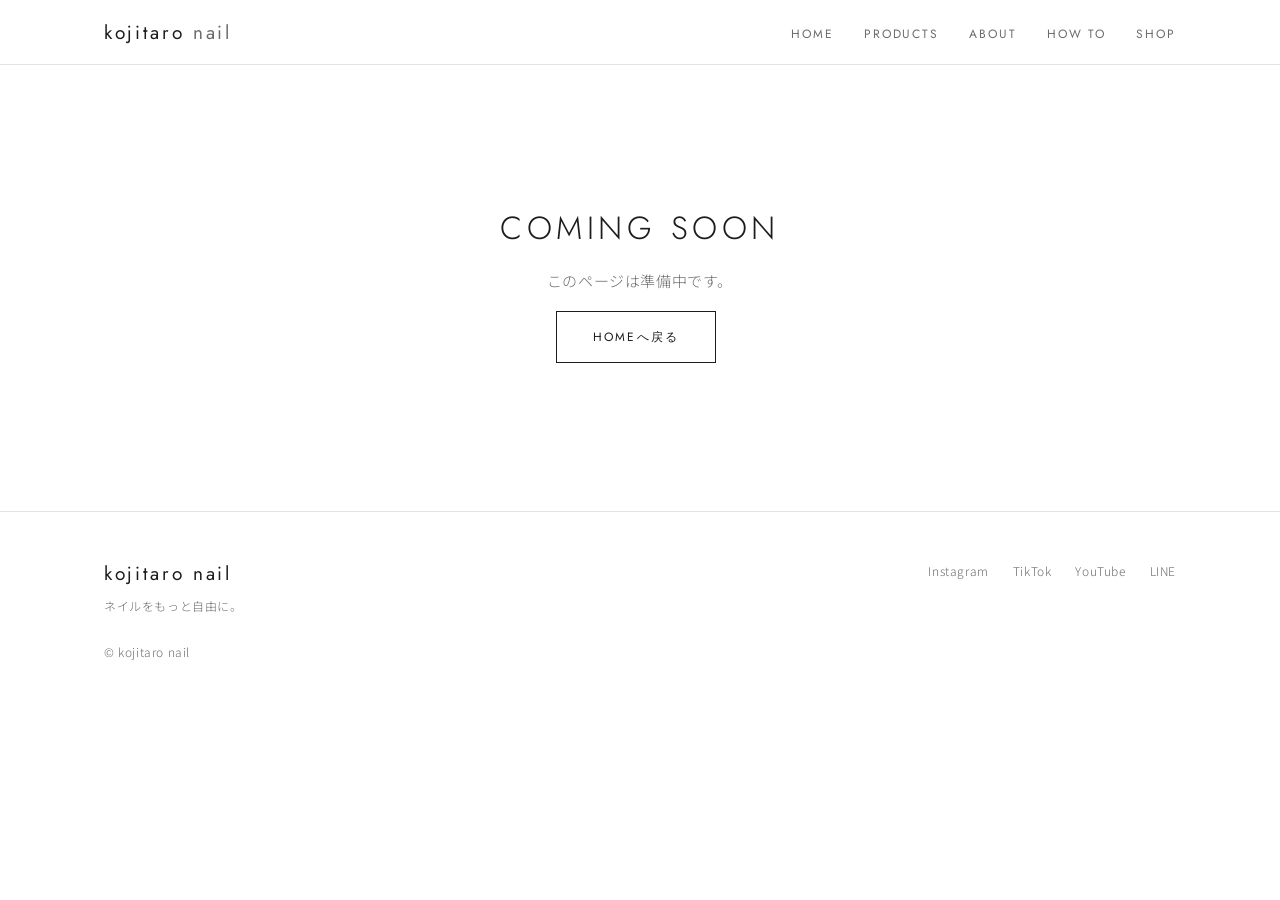
<file: coming-soon.html>
<!DOCTYPE html>
<html lang="ja"><head>
<title>準備中｜kojitaro nail</title>
<meta name="robots" content="noindex">
<meta charset="utf-8">
<meta name="viewport" content="width=device-width, initial-scale=1, viewport-fit=cover">
<meta name="theme-color" content="#ffffff">
<meta property="og:type" content="website">
<meta property="og:site_name" content="kojitaro nail">
<meta property="og:image" content="ogp.jpg">
<meta name="twitter:card" content="summary_large_image">
<link rel="preconnect" href="https://fonts.googleapis.com">
<link rel="stylesheet" href="https://fonts.googleapis.com/css2?family=Jost:wght@300;400;500&family=Noto+Sans+JP:wght@300;400;500&display=swap">
<link rel="stylesheet" href="style.css">
</head><body data-page="soon">
<header id="site-header"></header>
<main class="soon"><h1 id="soon-t">COMING SOON</h1><p class="muted">このページは準備中です。</p><a class="btn ghost" href="index.html">HOMEへ戻る</a></main>
<footer id="site-footer"></footer>
<script src="data.js"></script>
<script src="main.js"></script>
</body></html>
</file>
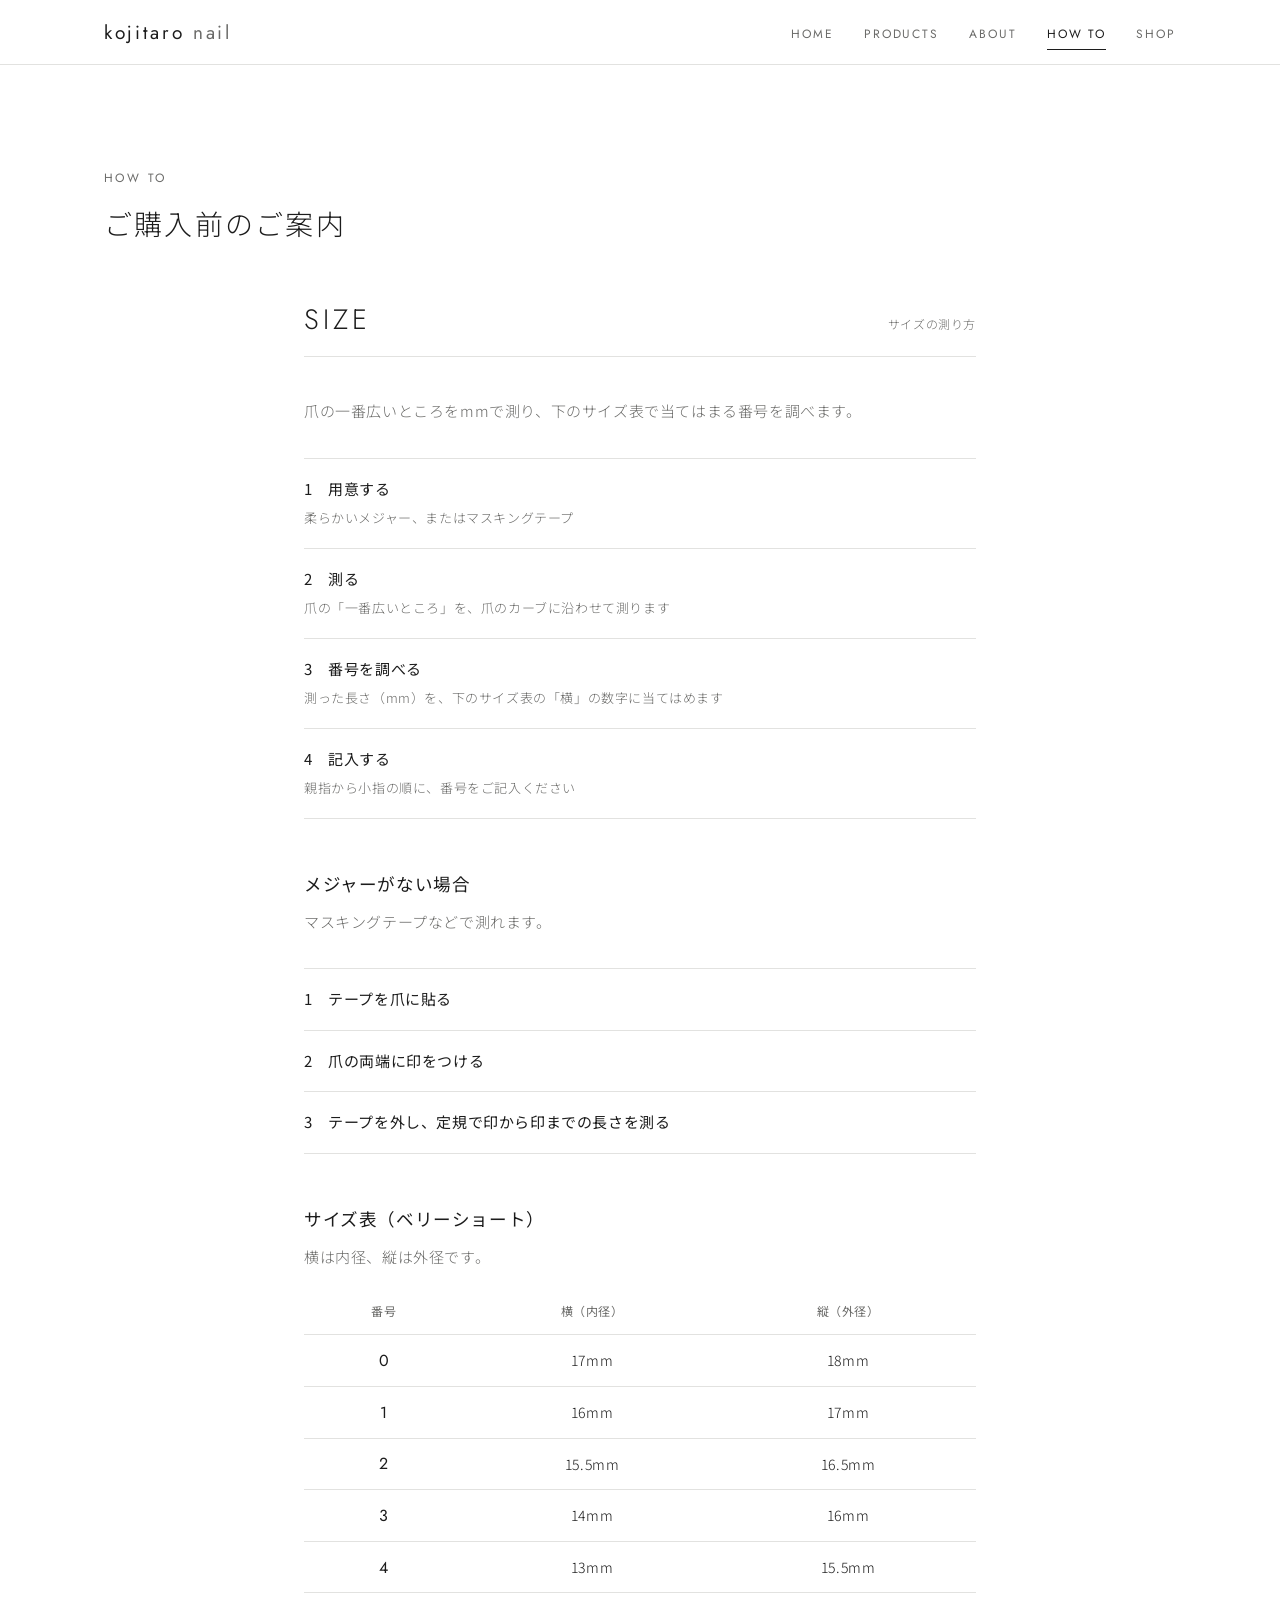
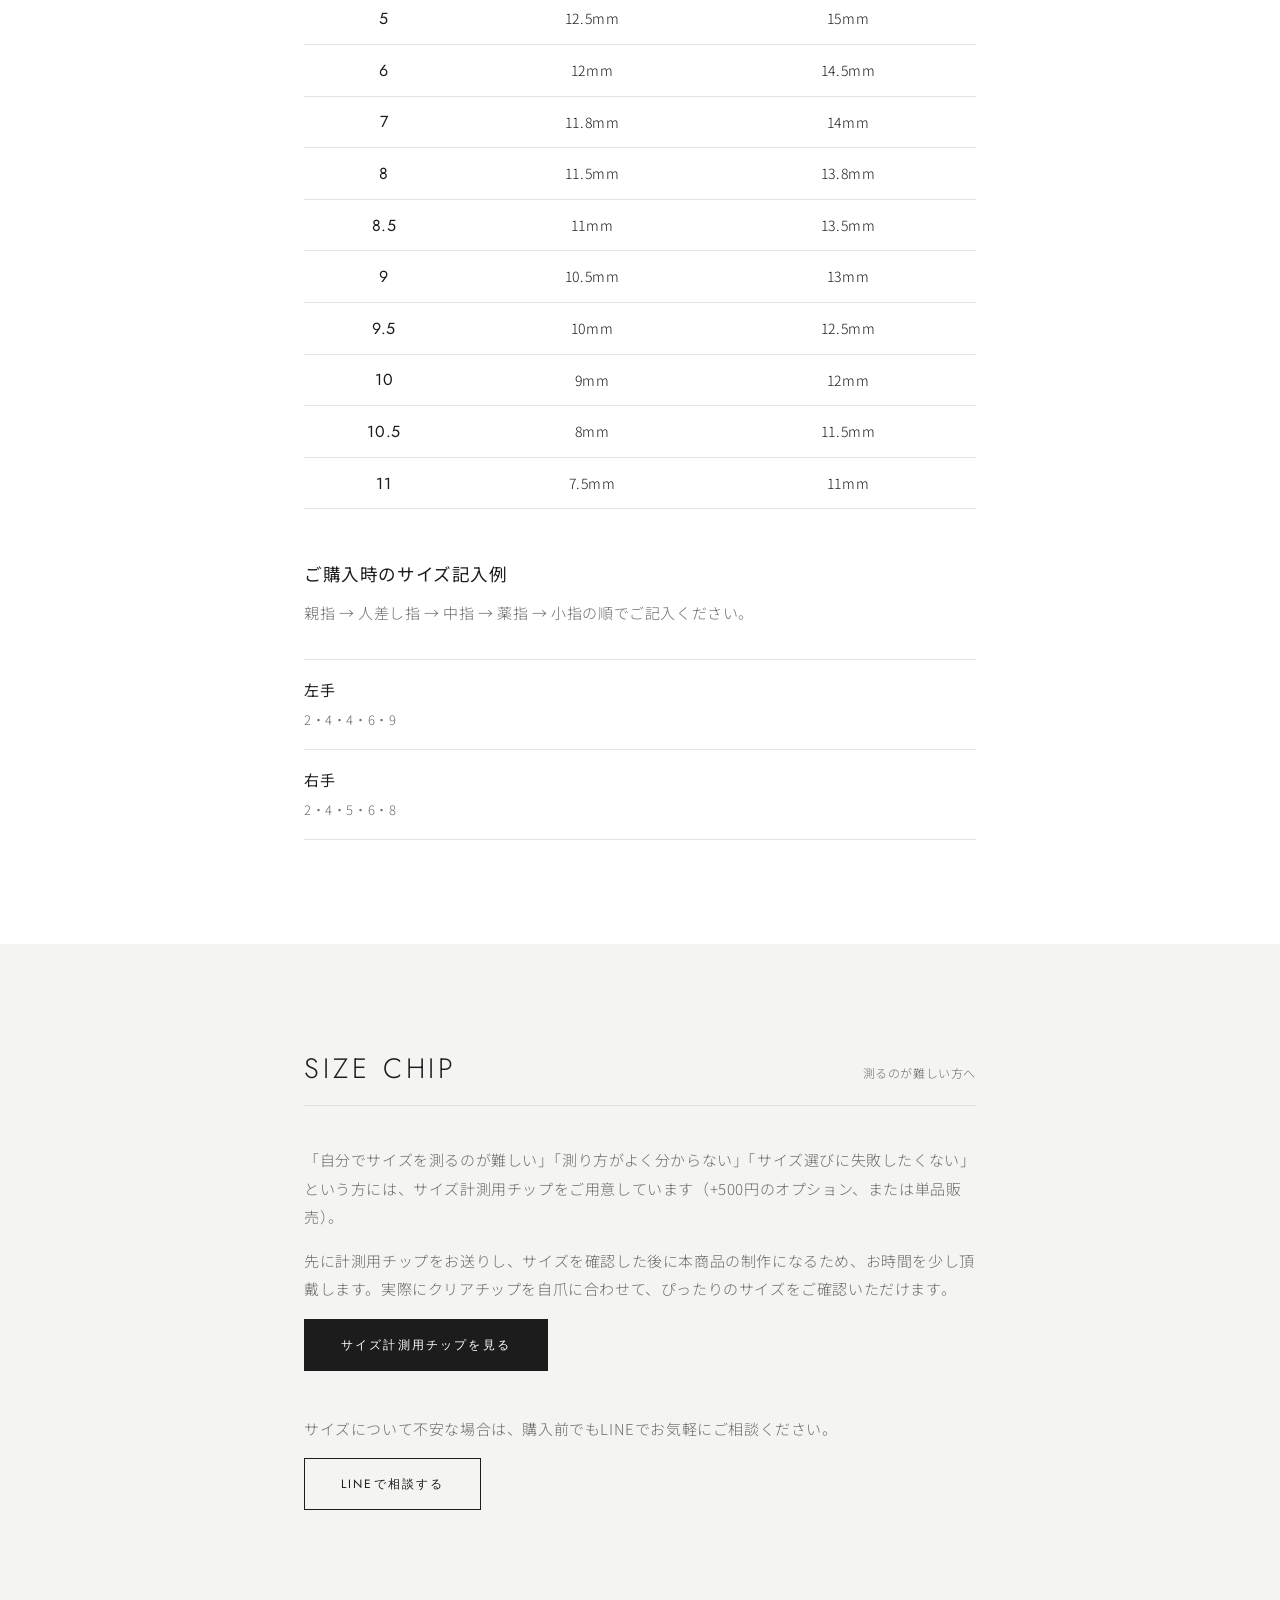
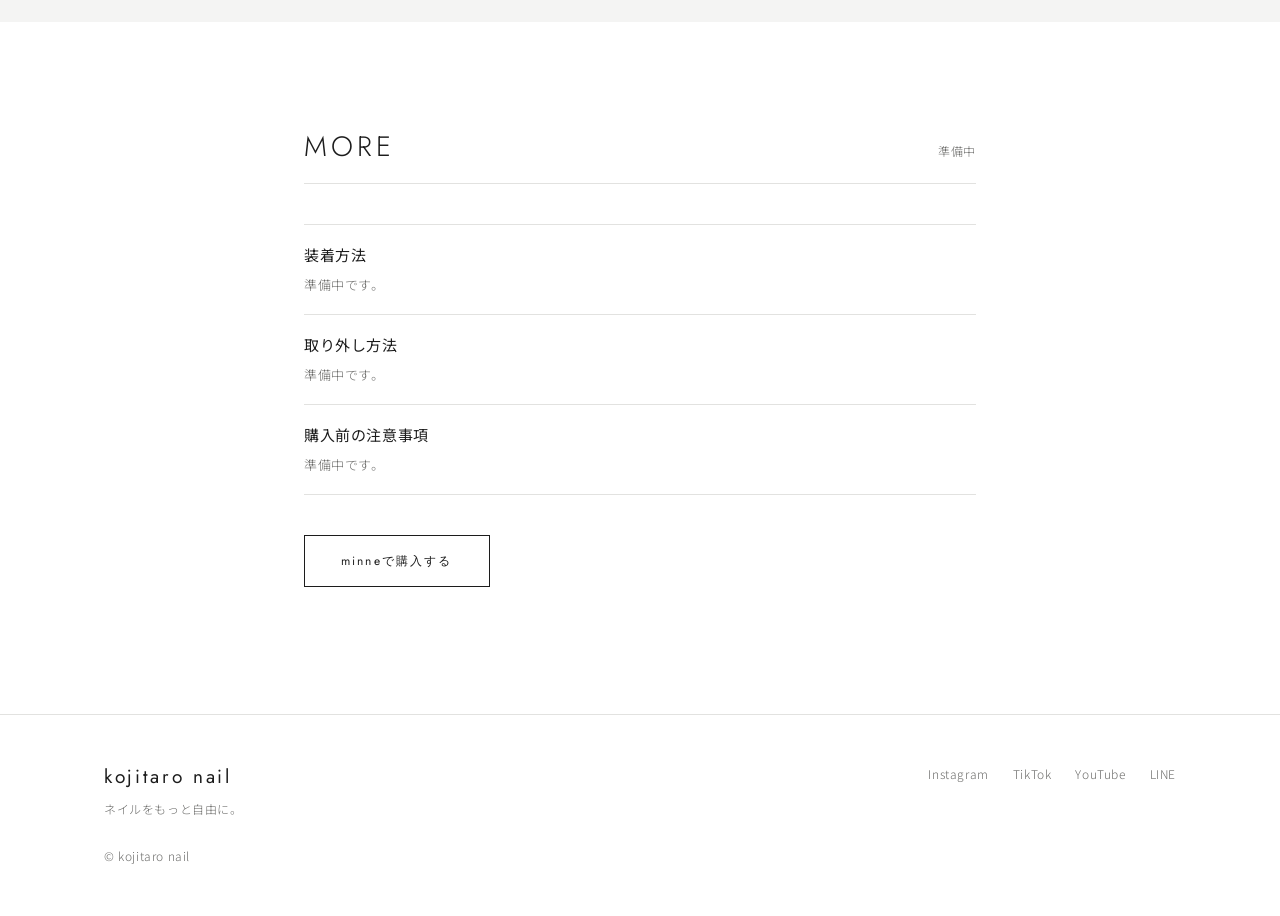
<file: howto.html>
<!DOCTYPE html>
<html lang="ja"><head>
<title>HOW TO｜サイズの測り方｜kojitaro nail</title>
<meta name="description" content="kojitaro nailのネイルチップのサイズの測り方、サイズ表、サイズ計測用チップのご案内です。">
<meta property="og:title" content="HOW TO｜kojitaro nail">
<meta property="og:description" content="ネイルチップのサイズの測り方とサイズ表">
<meta charset="utf-8">
<meta name="viewport" content="width=device-width, initial-scale=1, viewport-fit=cover">
<meta name="theme-color" content="#ffffff">
<meta property="og:type" content="website">
<meta property="og:site_name" content="kojitaro nail">
<meta property="og:image" content="ogp.jpg">
<meta name="twitter:card" content="summary_large_image">
<link rel="preconnect" href="https://fonts.googleapis.com">
<link rel="stylesheet" href="https://fonts.googleapis.com/css2?family=Jost:wght@300;400;500&family=Noto+Sans+JP:wght@300;400;500&display=swap">
<link rel="stylesheet" href="style.css">
<style>
.tbl{width:100%;border-collapse:collapse;font-size:14px;text-align:center}
.tbl th,.tbl td{padding:12px 8px;border-bottom:1px solid var(--line)}
.tbl th{font-weight:400;color:var(--sub);font-size:12px}
.tbl td:first-child{font:400 16px var(--fl)}
</style>
</head><body data-page="howto">
<header id="site-header"></header>
<main>
<section style="padding-bottom:24px"><div class="wrap">
  <p class="muted" style="font:400 12px var(--fl);letter-spacing:.2em;margin:0 0 8px">HOW TO</p>
  <h1 class="lead" style="margin:0">ご購入前のご案内</h1>
</div></section>

<section style="padding-top:24px"><div class="wrap" style="max-width:720px">
  <div class="sh"><h2>SIZE</h2><small>サイズの測り方</small></div>
  <p class="muted">爪の一番広いところをmmで測り、下のサイズ表で当てはまる番号を調べます。</p>
  <ul class="points">
    <li><b>1　用意する</b><span>柔らかいメジャー、またはマスキングテープ</span></li>
    <li><b>2　測る</b><span>爪の「一番広いところ」を、爪のカーブに沿わせて測ります</span></li>
    <li><b>3　番号を調べる</b><span>測った長さ（mm）を、下のサイズ表の「横」の数字に当てはめます</span></li>
    <li><b>4　記入する</b><span>親指から小指の順に、番号をご記入ください</span></li>
  </ul>

  <h3 style="font-weight:400;margin:48px 0 8px">メジャーがない場合</h3>
  <p class="muted" style="margin:0">マスキングテープなどで測れます。</p>
  <ul class="points">
    <li><b>1　テープを爪に貼る</b></li>
    <li><b>2　爪の両端に印をつける</b></li>
    <li><b>3　テープを外し、定規で印から印までの長さを測る</b></li>
  </ul>

  <h3 style="font-weight:400;margin:48px 0 8px">サイズ表（ベリーショート）</h3>
  <p class="muted" style="margin:0 0 16px">横は内径、縦は外径です。</p>
  <table class="tbl">
    <thead><tr><th>番号</th><th>横（内径）</th><th>縦（外径）</th></tr></thead>
    <tbody>
      <tr><td>0</td><td>17mm</td><td>18mm</td></tr>
      <tr><td>1</td><td>16mm</td><td>17mm</td></tr>
      <tr><td>2</td><td>15.5mm</td><td>16.5mm</td></tr>
      <tr><td>3</td><td>14mm</td><td>16mm</td></tr>
      <tr><td>4</td><td>13mm</td><td>15.5mm</td></tr>
      <tr><td>5</td><td>12.5mm</td><td>15mm</td></tr>
      <tr><td>6</td><td>12mm</td><td>14.5mm</td></tr>
      <tr><td>7</td><td>11.8mm</td><td>14mm</td></tr>
      <tr><td>8</td><td>11.5mm</td><td>13.8mm</td></tr>
      <tr><td>8.5</td><td>11mm</td><td>13.5mm</td></tr>
      <tr><td>9</td><td>10.5mm</td><td>13mm</td></tr>
      <tr><td>9.5</td><td>10mm</td><td>12.5mm</td></tr>
      <tr><td>10</td><td>9mm</td><td>12mm</td></tr>
      <tr><td>10.5</td><td>8mm</td><td>11.5mm</td></tr>
      <tr><td>11</td><td>7.5mm</td><td>11mm</td></tr>
    </tbody>
  </table>

  <h3 style="font-weight:400;margin:48px 0 8px">ご購入時のサイズ記入例</h3>
  <p class="muted" style="margin:0">親指 → 人差し指 → 中指 → 薬指 → 小指の順でご記入ください。</p>
  <ul class="points">
    <li><b>左手</b><span>2・4・4・6・9</span></li>
    <li><b>右手</b><span>2・4・5・6・8</span></li>
  </ul>
</div></section>

<section class="band"><div class="wrap" style="max-width:720px">
  <div class="sh"><h2>SIZE CHIP</h2><small>測るのが難しい方へ</small></div>
  <p class="muted">「自分でサイズを測るのが難しい」「測り方がよく分からない」「サイズ選びに失敗したくない」という方には、サイズ計測用チップをご用意しています（+500円のオプション、または単品販売）。</p>
  <p class="muted">先に計測用チップをお送りし、サイズを確認した後に本商品の制作になるため、お時間を少し頂戴します。実際にクリアチップを自爪に合わせて、ぴったりのサイズをご確認いただけます。</p>
  <p style="margin-bottom:0"><a class="btn" href="https://minne.com/items/46163507" target="_blank" rel="noopener">サイズ計測用チップを見る</a></p>
  <p class="muted" style="margin-top:36px">サイズについて不安な場合は、購入前でもLINEでお気軽にご相談ください。</p>
  <a class="btn ghost" data-line>LINEで相談する</a>
</div></section>

<section><div class="wrap" style="max-width:720px">
  <div class="sh"><h2>MORE</h2><small>準備中</small></div>
  <ul class="points" style="margin-top:0">
    <li><b>装着方法</b><span>準備中です。</span></li>
    <li><b>取り外し方法</b><span>準備中です。</span></li>
    <li><b>購入前の注意事項</b><span>準備中です。</span></li>
  </ul>
  <p style="margin-top:40px"><a class="btn ghost" data-minne>minneで購入する</a></p>
</div></section>
</main>
<footer id="site-footer"></footer>
<script src="data.js"></script>
<script src="main.js"></script>
<script>
document.querySelectorAll("[data-line]").forEach(function(a){a.href=KN.line;a.target="_blank";a.rel="noopener";});
</script>
</body></html>
</file>
<file: style.css>
:root{--bg:#fff;--bg2:#f4f4f3;--line:#e2e2e0;--ink:#1c1c1c;--sub:#6b6b69;--ph:#e9e9e7;
--ff:"Noto Sans JP","Hiragino Sans","Yu Gothic",sans-serif;--fl:"Jost","Helvetica Neue",Arial,sans-serif;
box-sizing:border-box;padding-top:env(safe-area-inset-top,0px);padding-bottom:env(safe-area-inset-bottom,0px)}
@media (prefers-color-scheme:dark){:root{--bg:#141414;--bg2:#1d1d1c;--line:#333;--ink:#f1f1ef;--sub:#a3a3a0;--ph:#262625}}
*,*::before,*::after{box-sizing:border-box}
html{scroll-padding-top:72px}
body{margin:0;background:var(--bg);color:var(--ink);font:300 15px/1.9 var(--ff);letter-spacing:.04em;-webkit-font-smoothing:antialiased}
body::before{content:"";position:fixed;inset:0 0 auto;height:env(safe-area-inset-top,0px);background:var(--bg);z-index:30}
img{max-width:100%;display:block}a{color:inherit;text-decoration:none}
:focus-visible{outline:2px solid var(--ink);outline-offset:3px}
.wrap{max-width:1120px;margin:0 auto;padding:0 24px}
.muted{color:var(--sub)}.band{background:var(--bg2)}
header{position:sticky;top:env(safe-area-inset-top,0px);z-index:20;background:var(--bg);border-bottom:1px solid var(--line)}
.bar{display:flex;align-items:center;justify-content:space-between;height:64px;position:relative}
.logo{font:400 19px var(--fl);letter-spacing:.14em}.logo span{color:var(--sub)}
.bar-r{display:flex;align-items:center;gap:6px}
.mini{display:none;font:400 11px var(--fl);letter-spacing:.12em;border:1px solid var(--ink);padding:7px 14px}
nav ul{list-style:none;display:flex;gap:30px;margin:0;padding:0}
nav a{font:400 12px var(--fl);letter-spacing:.16em;color:var(--sub);padding:6px 0;border-bottom:1px solid transparent;transition:color .2s,border-color .2s}
nav a:hover,nav a[aria-current="page"]{color:var(--ink);border-color:var(--ink)}
.menu-btn{display:none;background:none;border:0;width:44px;height:44px;cursor:pointer;color:var(--ink)}
.menu-btn i{display:block;width:20px;height:1px;background:currentColor;margin:6px auto;transition:transform .25s,opacity .25s}
.menu-btn[aria-expanded="true"] i:nth-child(1){transform:translateY(7px) rotate(45deg)}
.menu-btn[aria-expanded="true"] i:nth-child(2){opacity:0}
.menu-btn[aria-expanded="true"] i:nth-child(3){transform:translateY(-7px) rotate(-45deg)}
@media (max-width:760px){.menu-btn,.mini{display:block}
nav{position:absolute;left:0;right:0;top:64px;background:var(--bg);border-bottom:1px solid var(--line);display:none}
nav.open{display:block}nav ul{flex-direction:column;gap:0;padding:8px 24px 16px}
nav a{display:block;padding:14px 0;font-size:13px;border:0;border-bottom:1px solid var(--line)}}
.hero{display:grid;grid-template-columns:1.1fr .9fr;min-height:min(78vh,720px);background:var(--bg2)}
.hero-copy{display:flex;flex-direction:column;justify-content:center;padding:72px 24px 72px max(24px,calc((100vw - 1120px)/2 + 24px))}
.hero h1{font:300 clamp(34px,5.4vw,64px)/1.35 var(--ff);letter-spacing:.08em;margin:0 0 28px}
.hero p{color:var(--sub);max-width:30em;margin:0 0 40px}
.hero-img{position:relative;min-height:320px}
@media (max-width:760px){.hero{grid-template-columns:1fr}.hero-img{order:-1;min-height:60vw}.hero-copy{padding:44px 24px 56px}}
.btn{display:inline-block;font:400 12px var(--fl);letter-spacing:.18em;padding:16px 36px;border:1px solid var(--ink);background:var(--ink);color:var(--bg);transition:background .2s,color .2s;margin:0 8px 8px 0}
.btn:hover{background:transparent;color:var(--ink)}
.btn.ghost{background:transparent;color:var(--ink)}.btn.ghost:hover{background:var(--ink);color:var(--bg)}
section{padding:104px 0}@media (max-width:760px){section{padding:64px 0}}
.sh{display:flex;align-items:baseline;justify-content:space-between;gap:16px;margin-bottom:40px;border-bottom:1px solid var(--line);padding-bottom:16px}
.sh h2{font:300 28px var(--fl);letter-spacing:.14em;margin:0}.sh small{color:var(--sub);font-size:12px}
.lead{font:300 clamp(20px,2.6vw,28px)/2 var(--ff);letter-spacing:.08em;margin:0 0 24px}
.two{display:grid;grid-template-columns:1fr 1fr;gap:64px;align-items:start}
@media (max-width:760px){.two{grid-template-columns:1fr;gap:28px}}
.points{list-style:none;margin:32px 0 0;padding:0;border-top:1px solid var(--line)}
.points li{padding:16px 0;border-bottom:1px solid var(--line)}.points b{font-weight:400;display:block}
.points span{color:var(--sub);font-size:13px}
.grid{display:grid;grid-template-columns:repeat(3,1fr);gap:48px 28px}
@media (max-width:900px){.grid{grid-template-columns:repeat(2,1fr);gap:36px 14px}}
.card .ph{display:block;aspect-ratio:4/5;position:relative;overflow:hidden;background:var(--ph)}
.card img{width:100%;height:100%;object-fit:cover;transition:transform .6s}.card:hover img{transform:scale(1.03)}
.card h3{font:400 14px/1.6 var(--ff);margin:14px 0 2px}.price{color:var(--sub);font:400 13px var(--fl);letter-spacing:.08em}
.buy{display:block;text-align:center;margin-top:12px;padding:11px 0;border:1px solid var(--ink);font-size:12px;letter-spacing:.12em;transition:background .2s,color .2s}
.buy:hover{background:var(--ink);color:var(--bg)}
.dummy{position:absolute;left:10px;top:10px;background:var(--bg);color:var(--sub);font-size:10px;padding:2px 8px;letter-spacing:.1em;z-index:1}
.ph-art{position:absolute;inset:0;display:grid;place-items:center;color:var(--sub)}.ph-art svg{width:34%;opacity:.5}
.hero-img .ph-art svg{width:22%}
.notice{font-size:12px;color:var(--sub);margin-top:48px;border-top:1px solid var(--line);padding-top:20px}
.center{text-align:center}.center p{margin:0 auto 28px;max-width:28em}
footer{border-top:1px solid var(--line);padding:48px 0;font-size:12px;color:var(--sub)}
.f{display:flex;flex-wrap:wrap;gap:24px;justify-content:space-between}.f .logo{color:var(--ink)}
.f ul{list-style:none;display:flex;gap:24px;margin:0;padding:0;flex-wrap:wrap}.f a:hover{color:var(--ink)}.copy{width:100%}
.soon{text-align:center;padding:140px 24px}.soon h1{font:300 32px var(--fl);letter-spacing:.14em;margin:0 0 16px}
@media (prefers-reduced-motion:reduce){*{transition:none!important}}
</file>
